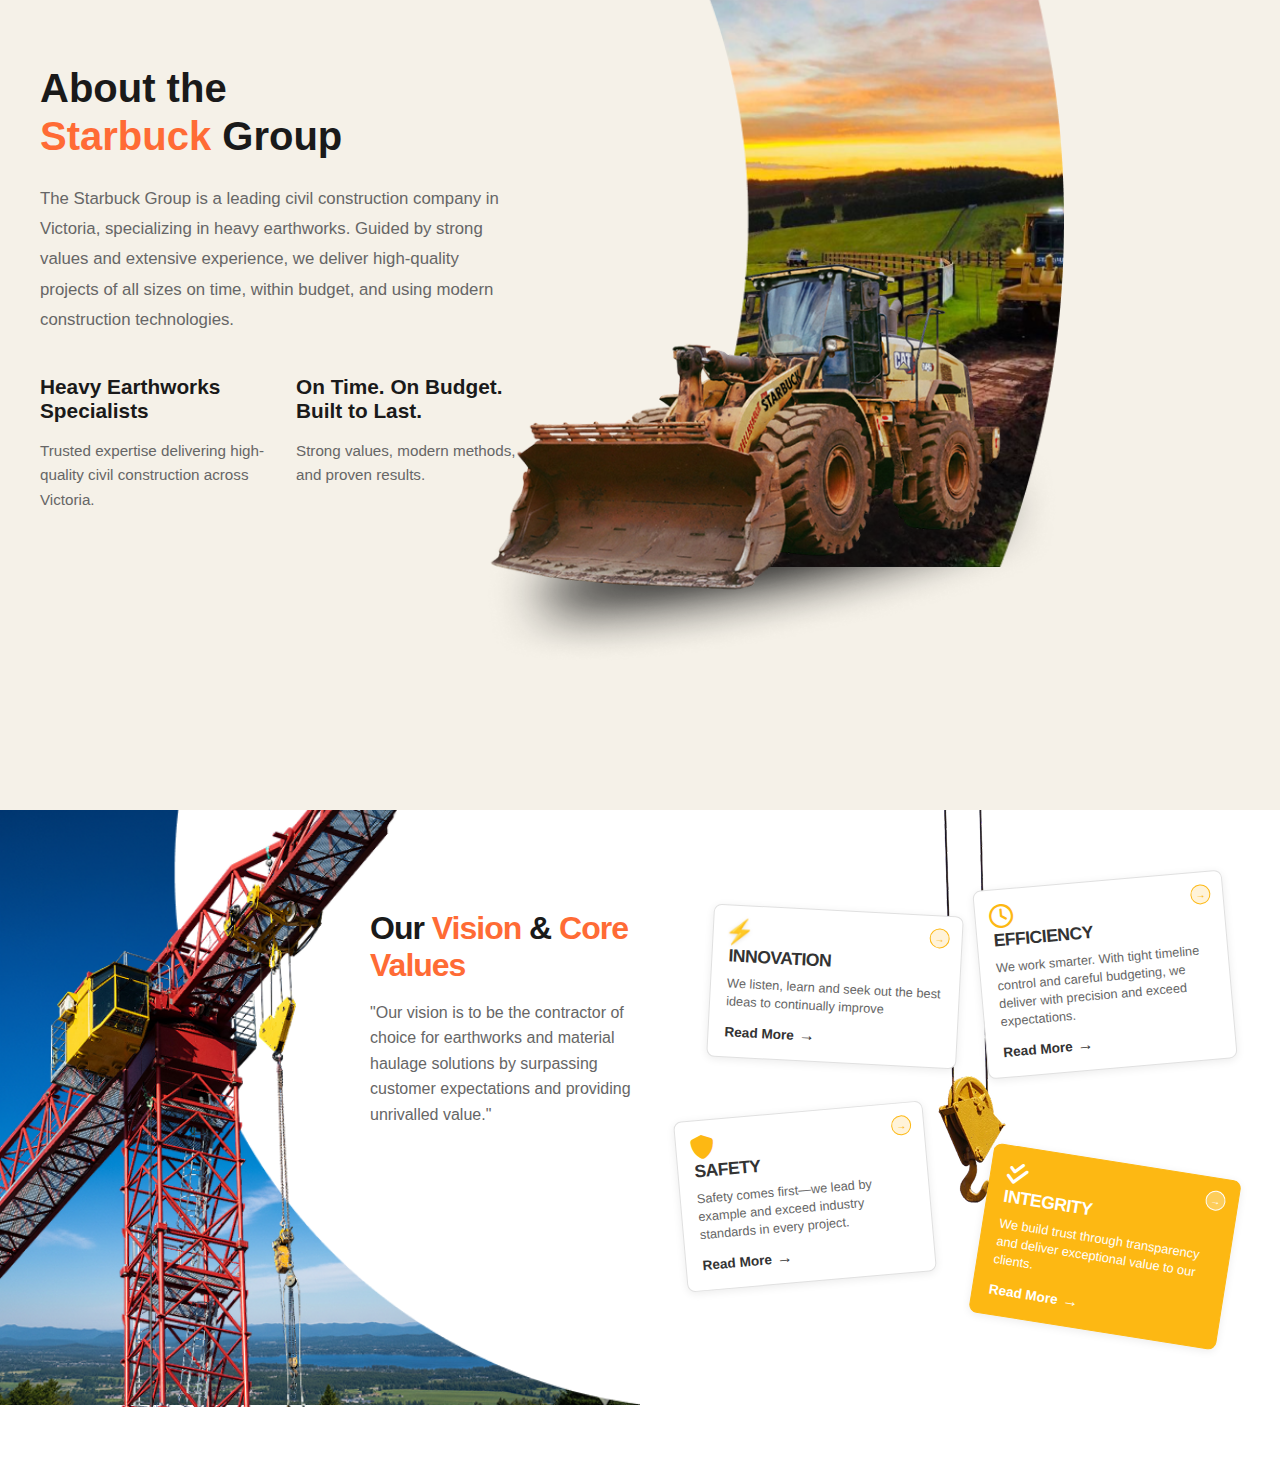
<file: test.html>
<!DOCTYPE html>
<html lang="en">

<head>
    <meta charset="UTF-8">
    <meta name="viewport" content="width=device-width, initial-scale=1.0">
    <title>About Section</title>
    <link rel="stylesheet" href="https://cdnjs.cloudflare.com/ajax/libs/font-awesome/6.4.0/css/all.min.css">
    <style>
        * {
            margin: 0;
            padding: 0;
            box-sizing: border-box;
        }

        body {
            font-family: 'Arial', sans-serif;
            overflow-x: hidden;
        }

        section {
            position: relative;
            width: 100%;
            min-height: 90vh;
            overflow: hidden;
        }

        /* Beige background covering the entire section */
        .beige-background {
            position: absolute;
            top: 0;
            left: 0;
            width: 100%;
            height: 100%;
            background-color: #F5F1E8;
            z-index: 1;
        }

        /* Right side image container */
        .image-container {
            position: absolute;
            top: 0;
            right: 0;
            width: 65%;
            height: 100%;
            z-index: 2;
            overflow: hidden;
        }

        /* Main dozer/construction scene image */
        .dozer-image {
            position: absolute;
            top: 180px;
            right: 200px;
            width: 80%;
            height: auto;
            z-index: 100;

        }

        .dozer-image img {
            width: 100%;
            height: 100%;
            object-fit: cover;
            object-position: center right;
        }

        /* Middle mask creating the diagonal split */
        .middle-mask {
            position: absolute;
            top: 0;
            left: 200px;
            width: 50%;
            height: auto;
            z-index: 2;
            pointer-events: none;
        }

        .middle-mask img {
            width: 100%;
            height: 100%;
            object-fit: cover;
            object-position: left center;
        }

        /* Right top decorative overlay */
        .right-top {
            position: absolute;
            top: 0;
            right: 0;
            width: 30%;
            height: auto;
            z-index: 3;
            pointer-events: none;
        }

        .right-top img {
            width: 100%;
            height: auto;
            display: block;
        }

        /* Content container */
        .container {
            position: relative;
            z-index: 10;
            max-width: 1200px;
            margin: 0 auto;
            padding: 4rem 0;
        }

        .about-left {
            width: 40%;
            max-width: 600px;
        }

        .about-left h2 {
            font-size: 2.5rem;
            font-weight: 700;
            margin-bottom: 1.5rem;
            color: #1a1a1a;
            line-height: 1.2;
        }

        .about-left h2 .highlight {
            color: #ff6b35;
        }

        .about-left p {
            font-size: 1.05rem;
            line-height: 1.8;
            color: #666;
            margin-bottom: 2.5rem;
            max-width: 500px;
        }

        .about-features {
            display: grid;
            grid-template-columns: 1fr 1fr;
            gap: 2rem;
            margin-top: 2rem;
        }

        .about-feature {
            display: flex;
            flex-direction: column;
            gap: 1rem;
        }

        .about-feature h3 {
            font-size: 1.3rem;
            font-weight: 700;
            color: #1a1a1a;
            margin: 0;
        }

        .about-feature p {
            font-size: 0.95rem;
            line-height: 1.6;
            color: #666;
            margin: 0;
        }

        /* Responsive */
        @media (max-width: 768px) {
            .image-container {
                width: 100%;
                height: 50vh;
                position: relative;
            }

            .about-left {
                width: 100%;
                padding: 2rem 0;
            }

            .container {
                padding: 3rem 1rem;
            }

            .about-features {
                grid-template-columns: 1fr;
            }
        }
        
        /* values */
        .values-container {
            display: flex;
            flex-direction: row;
            justify-content: space-between;
            align-items: start;
        }
        .values-left {
            width: 50%;
            display: flex;
            /* background-color: red; */
            position: relative;
        }
        .values-right {
            width: 50%;
            display: flex;
            /* background-color: blue; */
            position: relative;
            align-items: start;
            justify-content: center;
        }
        .curve-image {
            width: 100%;
            height: 100%;
            object-fit: cover;
            object-position: center center;
        }
        .curve-image img {
            width: 100%;
            height: 100%;
            object-fit: cover;
            object-position: center center;
        }
        .crane-image {
            width: 62.5%;
            height: auto;
            object-fit: cover;
            object-position: center center;
            position: absolute;
            top: 0;
            left: 0;
        }
        .crane-image img {
            width: 100%;
            height: 100%;
            object-fit: cover;
            object-position: center center;
        }
        .values-title-container {
            display: flex;
            flex-direction: column; 
            align-items: center;
            justify-content: center;
            gap: 1rem;
            position: absolute;
            left: 370px;
            top: 100px;
        }
        .values-title {
            font-size: 2rem;
            font-weight: 700;
            line-height: 1.15;
            margin: 0;
            padding: 0;
            letter-spacing: -1px;
            color: #1a1a1a;
            flex: 0 1 auto;
        }
        .values-title .highlight-orange {
            color: #ff6b35;
        }
        .values-text {
            font-size: 1rem;
            line-height: 1.6;
            color: #666666;
            margin: 0;
            max-width: 700px;
            text-align: start;
        }
        .values-content {
            display: flex;
            flex-direction: row;
            justify-content: space-between;
            align-items: start;
        }
        .hook-image {
            width: 100%;
            height: 100%;
            object-fit: cover;
            object-position: center center;
        }
        .hook-image img {
            width: 100%;
            height: 100%;
            object-fit: cover;
            object-position: center center;
        }
        .value-cards-container {
            display: flex;
            /* flex-direction: column; */
            justify-content: space-between;
            align-items: start;
            position: absolute;
            left: 20px;
            right: 0;
            flex-wrap: wrap;
            gap: 50px;
        }
        .value-card {
            background: white;
            border-radius: 8px;
            padding: 1rem;
            position: relative;
            box-shadow: 0 2px 8px rgba(0, 0, 0, 0.08);
            margin-bottom: 0.75rem;
            width: 100%;
            max-width: 250px;
            transition: all 0.3s ease;
            cursor: pointer;
            border: 1px solid #e0e0e0;
        }
        .value-card:hover {
            background: #FDB813;
            border-color: #FDB813;
        }
        .card-4 {
            border-color: #FDB813;
        }
        .value-card:hover .value-card-header {
            color: white;
        }
        .value-card:hover .value-card-content,
        .value-card:hover .value-card-content p {
            color: white;
        }
        .value-card:hover .value-card-icon::before {
            color: white;
            filter: drop-shadow(0 1px 2px rgba(0, 0, 0, 0.2));
        }
        .value-card:hover .value-card-button {
            background: rgba(255, 255, 255, 0.3);
            border-color: white;
            color: white;
        }
        .value-card:hover .value-card-read-more {
            color: white;
        }
        .card-1 {
            transform: rotate(3deg);
            position: relative;
            top: 100px;
            left: 50px;
        }
        .card-2 {
            transform: rotate(-5deg);
            position: relative;
            top: 70px;
            right: 50px;
        }
        .card-3 {
            transform: rotate(-5deg);
            position: relative;
            left: 20px;
            top: 50px;
        }
        .card-4 {
            transform: rotate(9deg);
            top: 100px;
            right: 50px;
        }
        .card-4 {
            background: #FDB813;
        }
        .card-4 .value-card-header {
            color: white;
        }
        .card-4 .value-card-content,
        .card-4 .value-card-content p {
            color: white;
        }
        .card-4 .value-card-icon::before {
            color: white;
            filter: drop-shadow(0 1px 2px rgba(0, 0, 0, 0.2));
        }
        .card-4 .value-card-button {
            background: rgba(255, 255, 255, 0.3);
            border-color: white;
            color: white;
        }
        .card-4 .value-card-read-more {
            color: white;
        }
        .value-card-icon {
            position: absolute;
            top: 0.75rem;
            left: 0.75rem;
            width: 28px;
            height: 28px;
            color: #FDB813;
            font-size: 1.5rem;
            display: flex;
            align-items: center;
            justify-content: center;
            line-height: 1;
        }
        .value-card-icon::before {
            content: '⚡';
            font-size: 1.5rem;
            color: #FDB813;
            filter: drop-shadow(0 1px 2px rgba(0, 0, 0, 0.1));
            transition: all 0.3s ease;
        }
        .card-2 .value-card-icon::before {
            content: '';
        }
        .card-2 .value-card-icon i {
            font-size: 1.5rem;
            color: #FDB813;
            transition: all 0.3s ease;
        }
        .card-2:hover .value-card-icon i {
            color: white;
        }
        .card-3 .value-card-icon::before {
            content: '';
        }
        .card-3 .value-card-icon i {
            font-size: 1.5rem;
            color: #FDB813;
            transition: all 0.3s ease;
        }
        .card-3:hover .value-card-icon i {
            color: white;
        }
        .card-4 .value-card-icon::before {
            content: '';
        }
        .card-4 .value-card-icon i {
            font-size: 1.5rem;
            color: white;
            transition: all 0.3s ease;
        }
        .value-card-button {
            position: absolute;
            top: 0.75rem;
            right: 0.75rem;
            width: 20px;
            height: 20px;
            border-radius: 50%;
            background: #FFF3D9;
            border: 1px solid #FDB813;
            display: flex;
            align-items: center;
            justify-content: center;
            color: #FDB813;
            font-size: 0.65rem;
            cursor: pointer;
            transition: all 0.3s ease;
        }
        .value-card-button::after {
            content: '→';
        }
        .value-card-header {
            font-size: 1.1rem;
            font-weight: 700;
            line-height: 1.2;
            margin: 0;
            margin-top: 1.5rem;
            margin-bottom: 0.5rem;
            padding: 0;
            letter-spacing: -0.5px;
            color: #333333;
            text-transform: uppercase;
            transition: color 0.3s ease;
        }
        .value-card-content {
            font-size: 0.8rem;
            line-height: 1.4;
            color: #666666;
            margin: 0;
            padding: 0;
            margin-bottom: 0.75rem;
            transition: color 0.3s ease;
        }
        .value-card-content p {
            font-size: 0.8rem;
            line-height: 1.4;
            color: #666666;
            margin: 0;
            padding: 0;
            transition: color 0.3s ease;
        }
        .value-card-read-more {
            font-size: 0.85rem;
            font-weight: 600;
            color: #333333;
            text-decoration: none;
            display: inline-flex;
            align-items: center;
            gap: 0.3rem;
            transition: color 0.3s ease;
        }
        .value-card-read-more::after {
            content: '→';
            font-size: 1rem;
        }
    </style>
</head>

<body>
    <section>
        <!-- Beige background -->
        <div class="beige-background"></div>

        <!-- Right side image container with diagonal mask -->
        <div class="image-container">
            <div class="dozer-image">
                <img src="images/dozer.png" alt="Construction vehicles">
            </div>
            <div class="middle-mask">
                <img src="images/about-main.png" alt="">
            </div>
        </div>

        <!-- Content -->
        <div class="container">
            <div class="about-left">
                <h2>About the<br><span class="highlight">Starbuck</span> Group</h2>
                <p>The Starbuck Group is a leading civil construction company in Victoria, specializing in heavy
                    earthworks. Guided by strong values and extensive experience, we deliver high-quality projects of
                    all
                    sizes on time, within budget, and using modern construction technologies.</p>
                <div class="about-features">
                    <div class="about-feature">
                        <h3>Heavy Earthworks Specialists</h3>
                        <p>Trusted expertise delivering high-quality civil construction across Victoria.</p>
                    </div>
                    <div class="about-feature">
                        <h3>On Time. On Budget. Built to Last.</h3>
                        <p>Strong values, modern methods, and proven results.</p>
                    </div>
                </div>
            </div>
        </div>
    </section>
    <!-- values section  -->
    <sectiion>
        <div class="values-container">
            <div class="values-left">
                <div class="curve-image">
                    <img src="images/Subtract.png" alt="">
                </div>
                <div class="crane-image">
                    <img src="images/value-crane.png" alt="">
                </div>
                <div class="values-title-container">
                    <div class="values-title">Our <span class="highlight-orange">Vision</span> & <span class="highlight-orange">Core
                        Values</span></div>
                    <div class="values-text">
                        <p>"Our vision is to be the contractor of choice for earthworks and material
                            haulage
                            solutions by
                            surpassing customer expectations and providing unrivalled value."</p>
                    </div>
                </div>
            </div>
            <div class="values-right">
                
                <div class="values-content">
                    <div class="hook-image">
                        <img src="images/hook.png" alt="">    
                    </div>
                    <div class="value-cards-container">
                        <div class="value-card card-1">
                            <div class="value-card-icon"></div>
                            <div class="value-card-button"></div>
                            <div class="value-card-header">Innovation</div>
                            <div class="value-card-content">
                                <p>We listen, learn and seek out the best ideas to continually improve</p>
                            </div>
                            <a href="#" class="value-card-read-more">Read More</a>
                        </div>
                        <div class="value-card card-2">
                            <div class="value-card-icon"><i class="fa-regular fa-clock"></i></div>
                            <div class="value-card-button"></div>
                            <div class="value-card-header">Efficiency</div>
                            <div class="value-card-content">
                                <p>We work smarter. With tight timeline control and careful budgeting, we deliver with precision and exceed expectations.</p>
                            </div>
                            <a href="#" class="value-card-read-more">Read More</a>
                        </div>
                        <div class="value-card card-3">
                            <div class="value-card-icon"><i class="fa-solid fa-shield"></i></div>
                            <div class="value-card-button"></div>
                            <div class="value-card-header">Safety</div>
                            <div class="value-card-content">
                                <p>Safety comes first—we lead by example and exceed industry standards in every project.</p>
                            </div>
                            <a href="#" class="value-card-read-more">Read More</a>
                        </div>
                        <div class="value-card card-4">
                            <div class="value-card-icon"><i class="fa-solid fa-check-double"></i></div>
                            <div class="value-card-button"></div>
                            <div class="value-card-header">Integrity</div>
                            <div class="value-card-content">
                                <p>We build trust through transparency and deliver exceptional value to our clients.</p>
                            </div>
                            <a href="#" class="value-card-read-more">Read More</a>
                        </div>
                    </div>
                </div>
            </div>
        </div>
    </sectiion>
</body>

</html>
</file>
